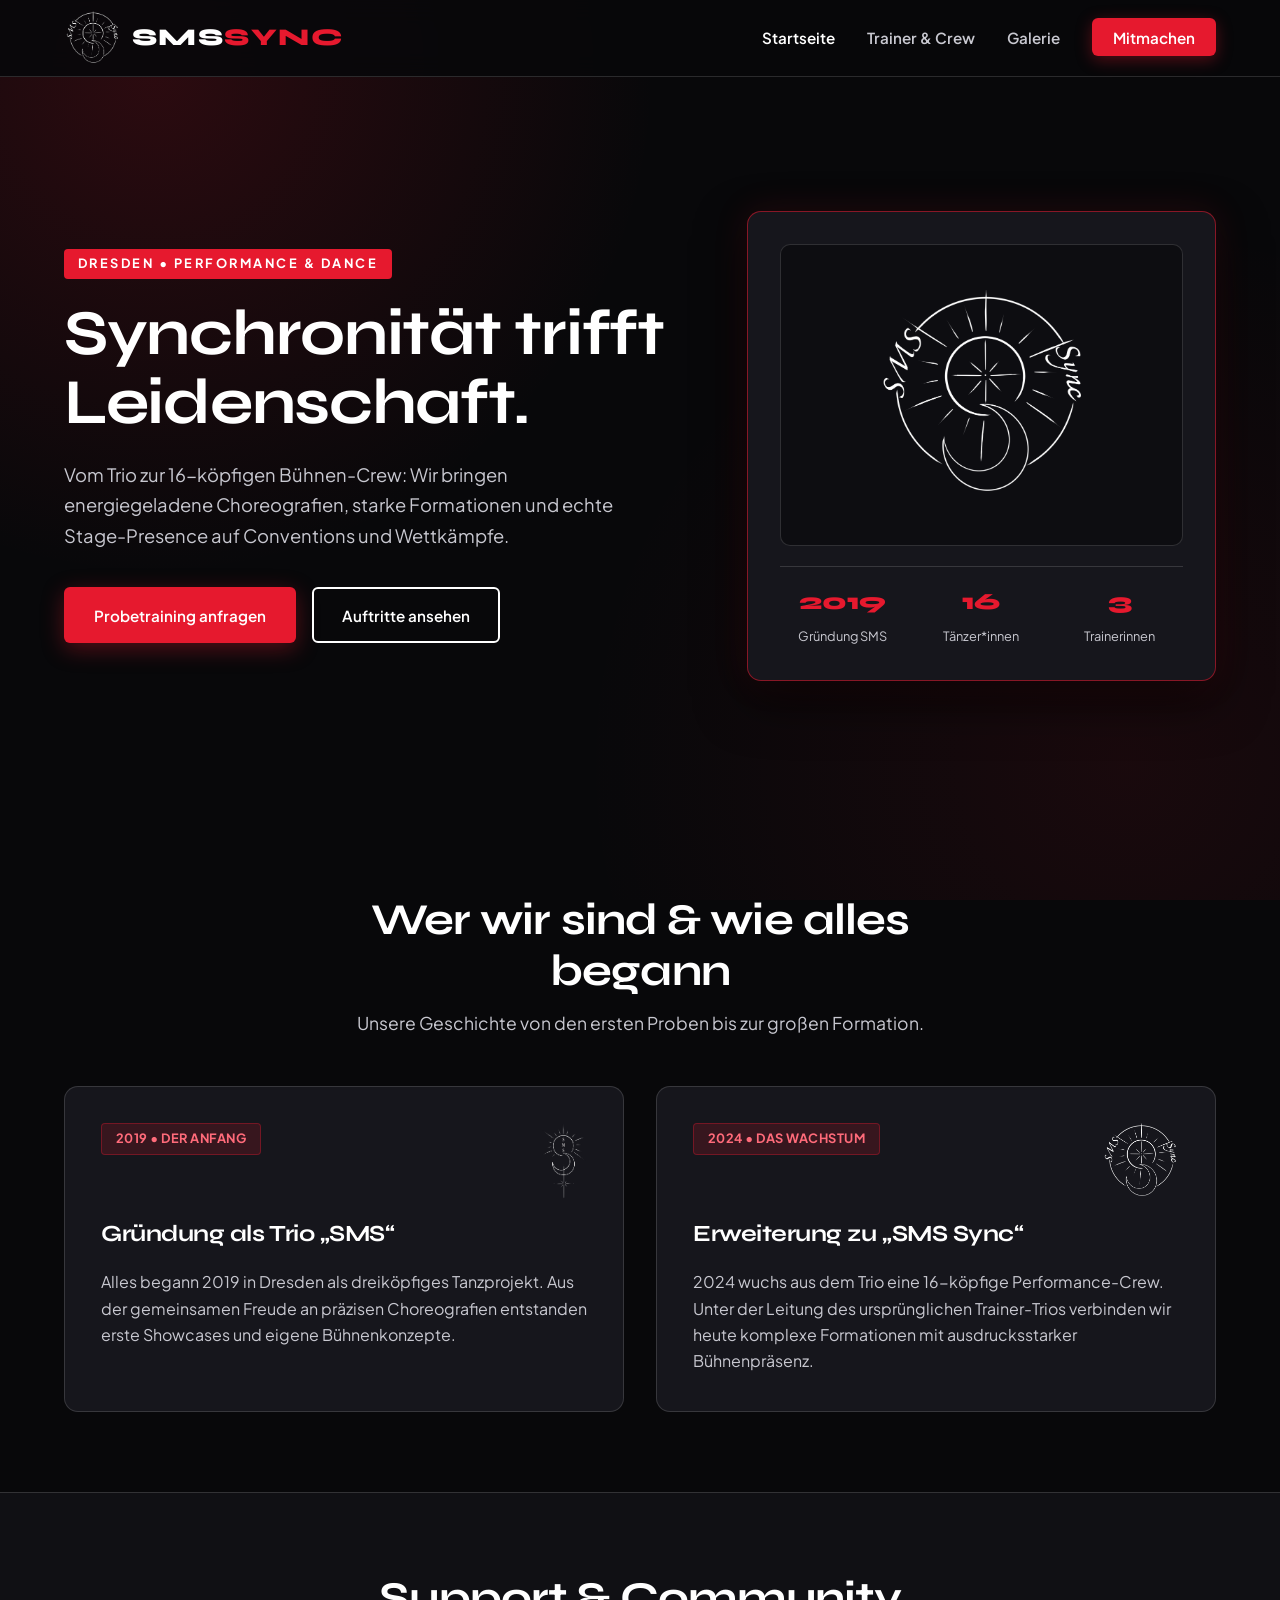
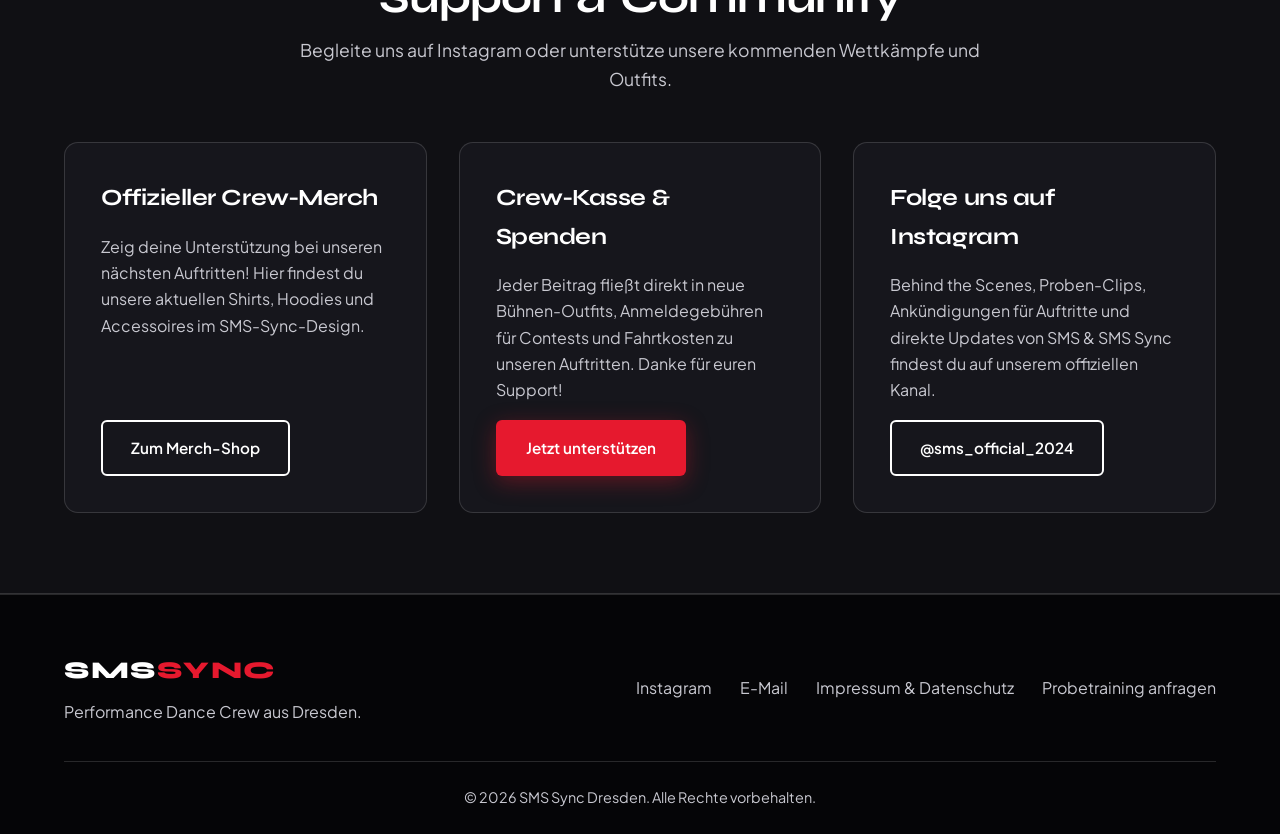
<file: index.html>
<!DOCTYPE html>
<html lang="de">
<head>
    <meta charset="UTF-8">
    <meta name="viewport" content="width=device-width, initial-scale=1.0">
    <title>SMS Sync | Performance Dance Crew Dresden</title>
    <link rel="stylesheet" href="css/style.css">
    <script src="js/main.js" defer></script>
</head>
<body>

    <header class="site-header">
        <nav class="navbar container" aria-label="Hauptnavigation">
            <a href="index.html" class="brand-link">
                <img src="assets/images/logo-sms-sync.png" alt="SMS Sync Logo" class="nav-logo-img">
                <span class="brand-logo">SMS<span>SYNC</span></span>
            </a>
            
            <button class="menu-toggle" aria-expanded="false" aria-controls="primary-navigation" aria-label="Menü öffnen">
                <span class="hamburger-bar"></span>
                <span class="hamburger-bar"></span>
                <span class="hamburger-bar"></span>
            </button>

            <ul id="primary-navigation" class="nav-list">
                <li><a href="index.html" class="nav-link active" aria-current="page">Startseite</a></li>
                <li><a href="team.html" class="nav-link">Trainer & Crew</a></li>
                <li><a href="galerie.html" class="nav-link">Galerie</a></li>
                <li><a href="mitmachen.html" class="nav-link btn-nav">Mitmachen</a></li>
            </ul>
        </nav>
    </header>

    <main>
        <!-- Hero-Bereich -->
        <section class="hero-section">
            <div class="container hero-grid">
                <div class="hero-content">
                    <span class="eyebrow">Dresden • Performance & Dance</span>
                    <h1>Synchronität trifft Leidenschaft.</h1>
                    <p class="hero-subtitle">
                        Vom Trio zur 16-köpfigen Bühnen-Crew: Wir bringen energiegeladene Choreografien, starke Formationen und echte Stage-Presence auf Conventions und Wettkämpfe.
                    </p>
                    <div class="hero-actions">
                        <a href="mitmachen.html" class="btn btn-primary">Probetraining anfragen</a>
                        <a href="galerie.html" class="btn btn-secondary">Auftritte ansehen</a>
                    </div>
                </div>

                <aside class="hero-visual-card" aria-label="Crew-Highlights">
                    <div class="hero-visual-frame">
                        <!-- Sobald ihr ein Gruppenfoto habt, ersetzt ihr das Logo hier einfach durch:
                        <img src="assets/images/hero-crew.webp" alt="Gruppenfoto der Tanzcrew SMS Sync auf der Bühne" class="hero-photo"> -->
                        <img src="assets/images/logo-sms-sync.png" alt="Offizielles Logo der Tanzcrew SMS Sync" class="hero-logo-preview">
                    </div>
                    <div class="hero-stats">
                        <div>
                            <span class="stat-number">2019</span>
                            <span class="stat-label">Gründung SMS</span>
                        </div>
                        <div>
                            <span class="stat-number">16</span>
                            <span class="stat-label">Tänzer*innen</span>
                        </div>
                        <div>
                            <span class="stat-number">3</span>
                            <span class="stat-label">Trainerinnen</span>
                        </div>
                    </div>
                </aside>
            </div>
        </section>

        <!-- Über uns & Entstehung -->
        <section id="ueber-uns" class="section-padding">
            <div class="container">
                <header class="section-header">
                    <h2>Wer wir sind & wie alles begann</h2>
                    <p>Unsere Geschichte von den ersten Proben bis zur großen Formation.</p>
                </header>

                <div class="story-grid">
                    <article class="card">
                        <div class="card-logo-header">
                            <span class="badge">2019 • Der Anfang</span>
                            <img src="assets/images/logo-sms.png" alt="Logo des Tanz-Trios SMS" class="story-logo">
                        </div>
                        <h3>Gründung als Trio „SMS“</h3>
                        <p>
                            Alles begann 2019 in Dresden als dreiköpfiges Tanzprojekt. Aus der gemeinsamen Freude an präzisen Choreografien entstanden erste Showcases und eigene Bühnenkonzepte.
                        </p>
                    </article>

                    <article class="card">
                        <div class="card-logo-header">
                            <span class="badge">2024 • Das Wachstum</span>
                            <img src="assets/images/logo-sms-sync.png" alt="Logo der Tanzcrew SMS Sync" class="story-logo">
                        </div>
                        <h3>Erweiterung zu „SMS Sync“</h3>
                        <p>
                            2024 wuchs aus dem Trio eine 16-köpfige Performance-Crew. Unter der Leitung des ursprünglichen Trainer-Trios verbinden wir heute komplexe Formationen mit ausdrucksstarker Bühnenpräsenz.
                        </p>
                    </article>
                </div>
            </div>
        </section>

        <!-- Merch, Spenden & Socials -->
        <section class="section-padding section-alt">
            <div class="container">
                <header class="section-header">
                    <h2>Support & Community</h2>
                    <p>Begleite uns auf Instagram oder unterstütze unsere kommenden Wettkämpfe und Outfits.</p>
                </header>

                <div class="support-grid">
                    <article class="card support-card">
                        <h3>Offizieller Crew-Merch</h3>
                        <p>
                            Zeig deine Unterstützung bei unseren nächsten Auftritten! Hier findest du unsere aktuellen Shirts, Hoodies und Accessoires im SMS-Sync-Design.
                        </p>
                        <a href="https://sms-danceshop.myspreadshop.de/" target="_blank" rel="noopener noreferrer" class="btn btn-secondary">
                            Zum Merch-Shop
                        </a>
                    </article>

                    <article class="card support-card">
                        <h3>Crew-Kasse & Spenden</h3>
                        <p>
                            Jeder Beitrag fließt direkt in neue Bühnen-Outfits, Anmeldegebühren für Contests und Fahrtkosten zu unseren Auftritten. Danke für euren Support!
                        </p>
                        <a href="https://paypal.me/beispiel" target="_blank" rel="noopener noreferrer" class="btn btn-primary">
                            Jetzt unterstützen
                        </a>
                    </article>

                    <article class="card support-card">
                        <h3>Folge uns auf Instagram</h3>
                        <p>
                            Behind the Scenes, Proben-Clips, Ankündigungen für Auftritte und direkte Updates von SMS & SMS Sync findest du auf unserem offiziellen Kanal.
                        </p>
                        <a href="https://www.instagram.com/sms_official_2024" target="_blank" rel="noopener noreferrer" class="btn btn-secondary">
                            @sms_official_2024
                        </a>
                    </article>
                </div>
            </div>
        </section>
    </main>

    <footer class="site-footer">
        <div class="container footer-grid">
            <div>
                <p class="brand-logo">SMS<span>SYNC</span></p>
                <p class="footer-text">Performance Dance Crew aus Dresden.</p>
            </div>
            <nav aria-label="Footer-Navigation">
                <ul class="footer-links">
                    <li><a href="https://www.instagram.com/sms_official_2024" target="_blank" rel="noopener noreferrer">Instagram</a></li>
                    <li><a href="mailto:mail.sms.offical2024@gmx.de">E-Mail</a></li>
                    <li><a href="impressum.html">Impressum & Datenschutz</a></li>
                    <li><a href="mitmachen.html">Probetraining anfragen</a></li>
                </ul>
            </nav>
        </div>
        <div class="container footer-bottom">
            <p>© 2026 SMS Sync Dresden. Alle Rechte vorbehalten.</p>
        </div>
    </footer>

</body>
</html>
</file>
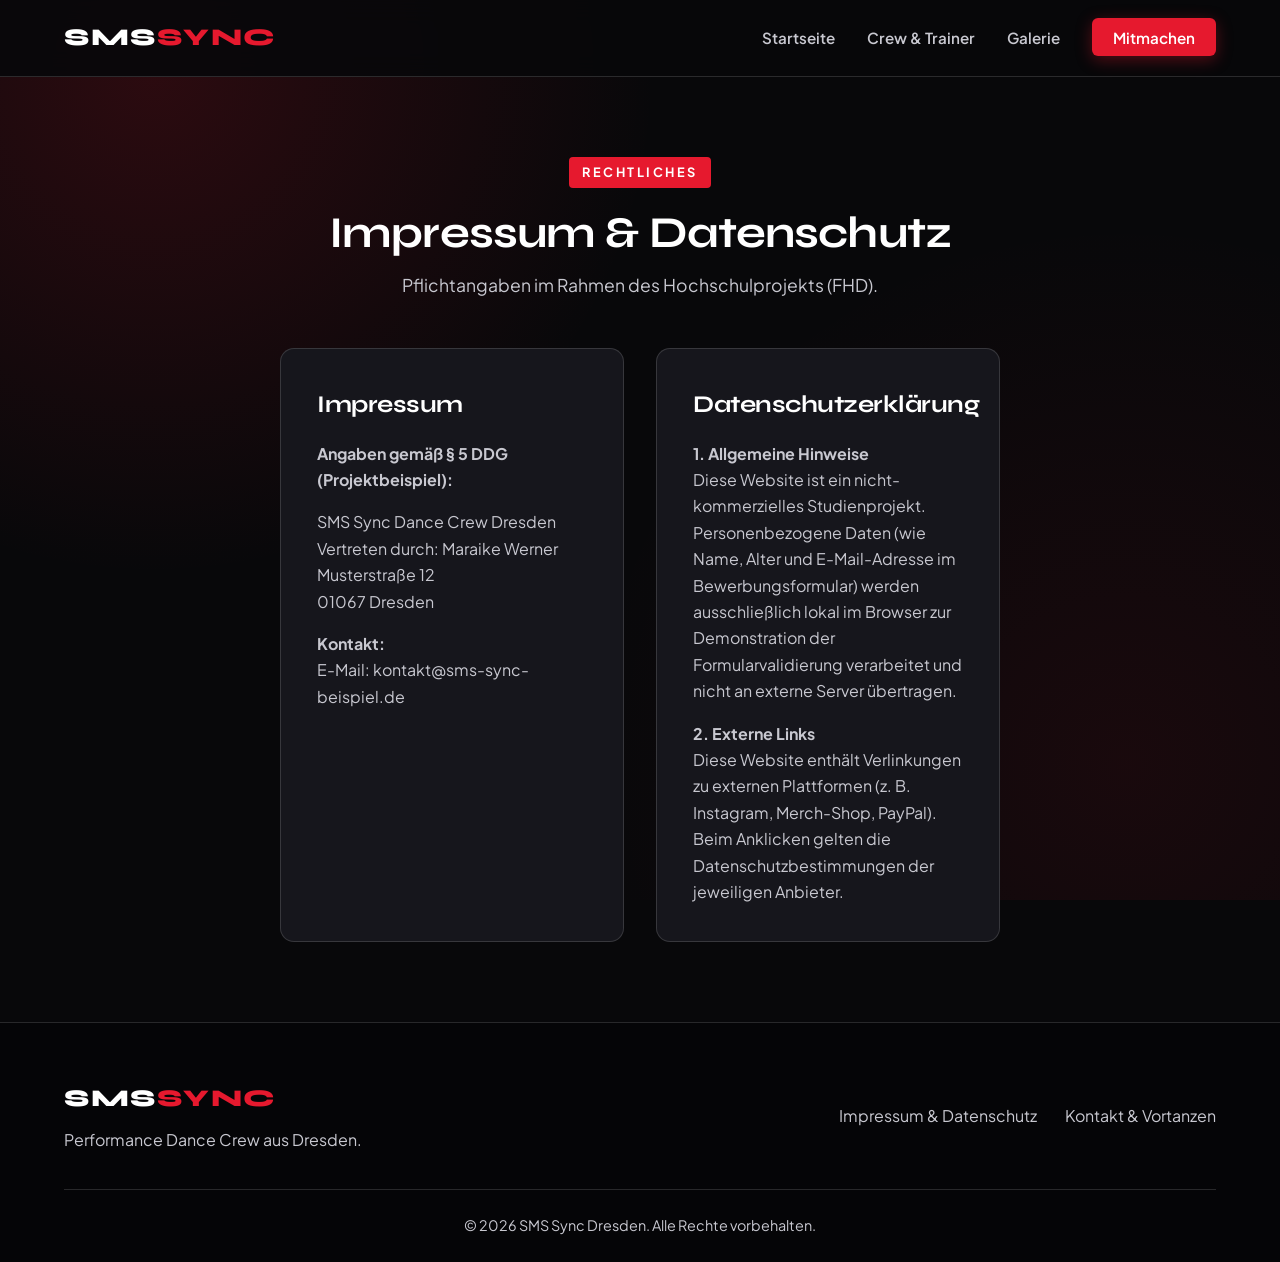
<file: impressum.html>
<!DOCTYPE html>
<html lang="de">
<head>
    <meta charset="UTF-8">
    <meta name="viewport" content="width=device-width, initial-scale=1.0">
    <title>Impressum & Datenschutz | SMS Sync Dresden</title>
    <link rel="stylesheet" href="css/style.css">
    <script src="js/main.js" defer></script>
</head>
<body>

    <header class="site-header">
        <nav class="navbar container" aria-label="Hauptnavigation">
            <a href="index.html" class="brand-logo">SMS<span>SYNC</span></a>
            
            <button class="menu-toggle" aria-expanded="false" aria-controls="primary-navigation" aria-label="Menü öffnen">
                <span class="hamburger-bar"></span>
                <span class="hamburger-bar"></span>
                <span class="hamburger-bar"></span>
            </button>

            <ul id="primary-navigation" class="nav-list">
                <li><a href="index.html" class="nav-link">Startseite</a></li>
                <li><a href="team.html" class="nav-link">Crew & Trainer</a></li>
                <li><a href="galerie.html" class="nav-link">Galerie</a></li>
                <li><a href="mitmachen.html" class="nav-link btn-nav">Mitmachen</a></li>
            </ul>
        </nav>
    </header>

    <main>
        <section class="section-padding">
            <div class="container form-container">
                <header class="section-header">
                    <span class="eyebrow">Rechtliches</span>
                    <h1>Impressum & Datenschutz</h1>
                    <p>Pflichtangaben im Rahmen des Hochschulprojekts (FHD).</p>
                </header>

                <div class="story-grid">
                    <article class="card">
                        <h2>Impressum</h2>
                        <p><strong>Angaben gemäß § 5 DDG (Projektbeispiel):</strong></p>
                        <p>
                            SMS Sync Dance Crew Dresden<br>
                            Vertreten durch: Maraike Werner<br>
                            Musterstraße 12<br>
                            01067 Dresden
                        </p>
                        <p>
                            <strong>Kontakt:</strong><br>
                            E-Mail: kontakt@sms-sync-beispiel.de
                        </p>
                    </article>

                    <article class="card">
                        <h2>Datenschutzerklärung</h2>
                        <p><strong>1. Allgemeine Hinweise</strong><br>
                        Diese Website ist ein nicht-kommerzielles Studienprojekt. Personenbezogene Daten (wie Name, Alter und E-Mail-Adresse im Bewerbungsformular) werden ausschließlich lokal im Browser zur Demonstration der Formularvalidierung verarbeitet und nicht an externe Server übertragen.</p>
                        <p><strong>2. Externe Links</strong><br>
                        Diese Website enthält Verlinkungen zu externen Plattformen (z. B. Instagram, Merch-Shop, PayPal). Beim Anklicken gelten die Datenschutzbestimmungen der jeweiligen Anbieter.</p>
                    </article>
                </div>
            </div>
        </section>
    </main>

    <footer class="site-footer">
        <div class="container footer-grid">
            <div>
                <p class="brand-logo">SMS<span>SYNC</span></p>
                <p class="footer-text">Performance Dance Crew aus Dresden.</p>
            </div>
            <nav aria-label="Footer-Navigation">
                <ul class="footer-links">
                    <li><a href="impressum.html">Impressum & Datenschutz</a></li>
                    <li><a href="mitmachen.html">Kontakt & Vortanzen</a></li>
                </ul>
            </nav>
        </div>
        <div class="container footer-bottom">
            <p>© 2026 SMS Sync Dresden. Alle Rechte vorbehalten.</p>
        </div>
    </footer>

</body>
</html>
</file>
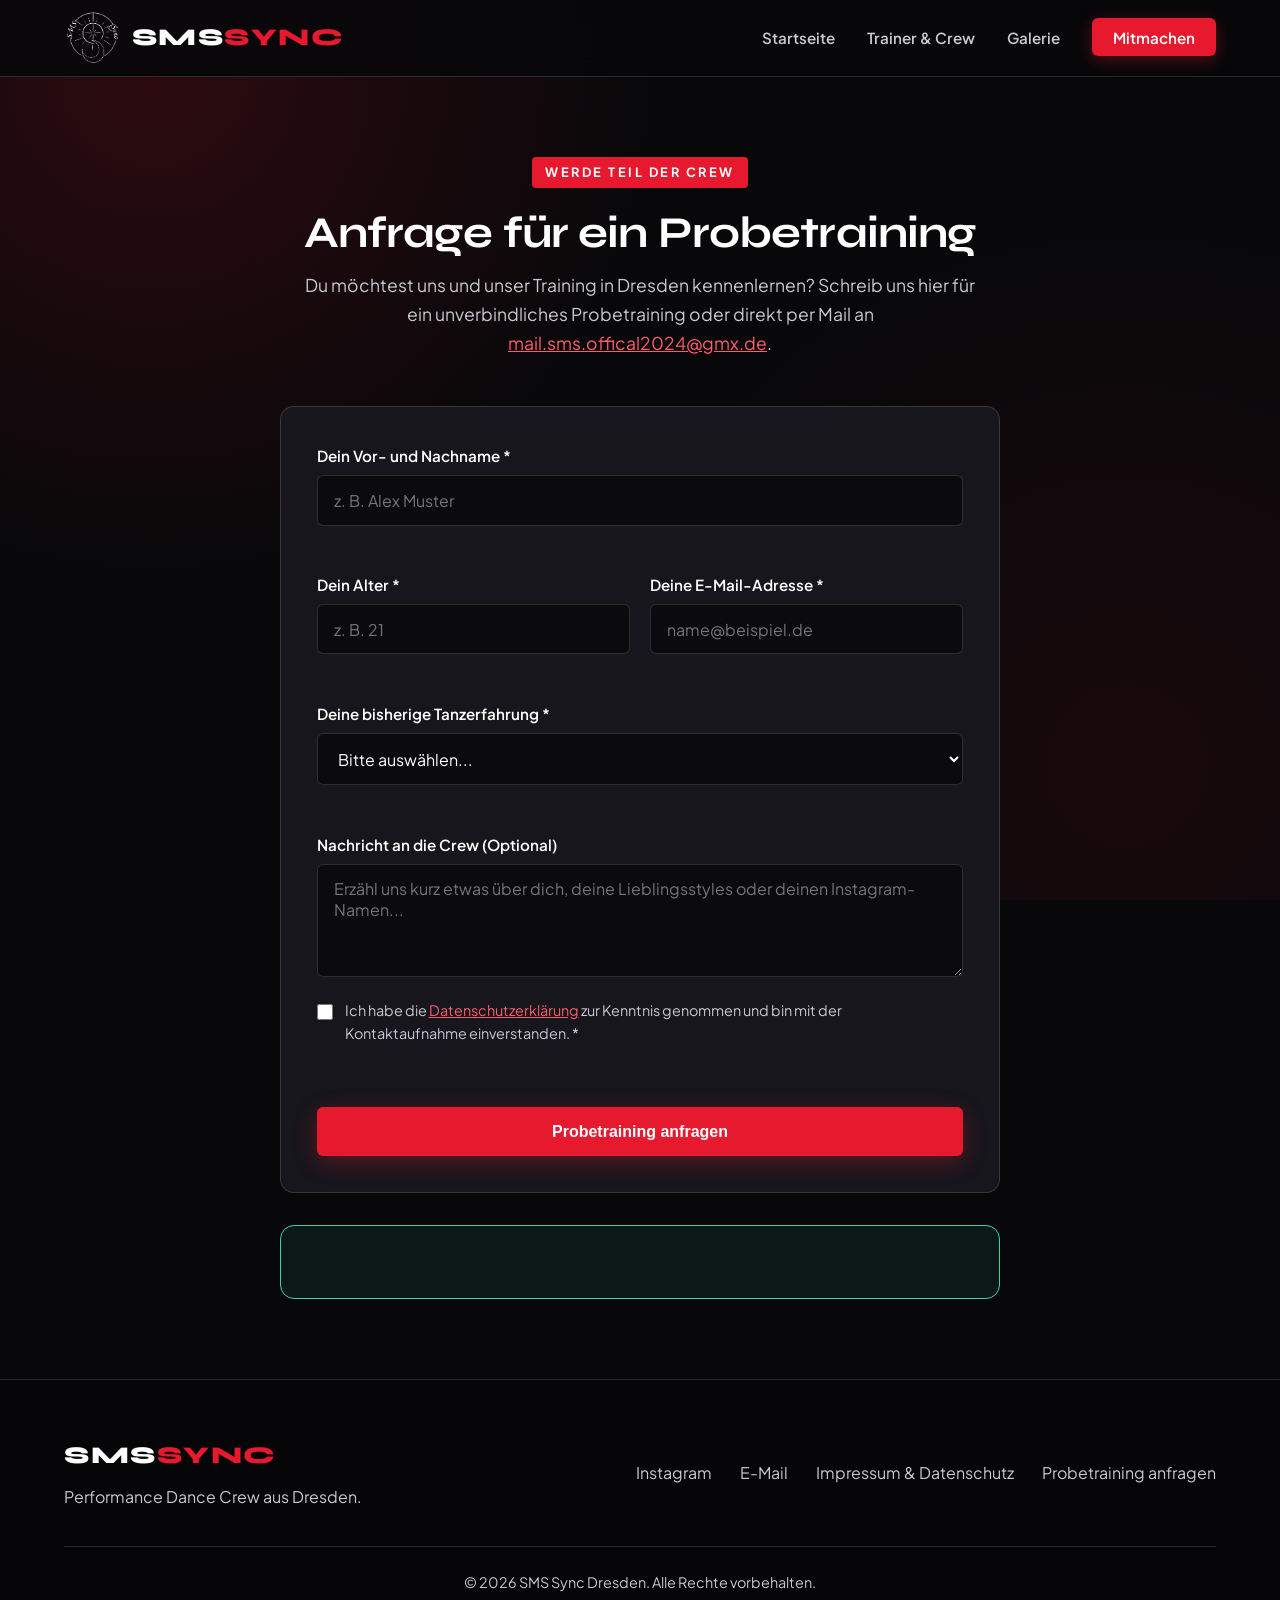
<file: mitmachen.html>
<!DOCTYPE html>
<html lang="de">
<head>
    <meta charset="UTF-8">
    <meta name="viewport" content="width=device-width, initial-scale=1.0">
    <title>Probetraining anfragen | SMS Sync Dresden</title>
    <link rel="stylesheet" href="css/style.css">
    <script src="js/main.js" defer></script>
</head>
<body>

    <header class="site-header">
        <nav class="navbar container" aria-label="Hauptnavigation">
            <a href="index.html" class="brand-link">
                <img src="assets/images/logo-sms-sync.png" alt="SMS Sync Logo" class="nav-logo-img">
                <span class="brand-logo">SMS<span>SYNC</span></span>
            </a>
            
            <button class="menu-toggle" aria-expanded="false" aria-controls="primary-navigation" aria-label="Menü öffnen">
                <span class="hamburger-bar"></span>
                <span class="hamburger-bar"></span>
                <span class="hamburger-bar"></span>
            </button>

            <ul id="primary-navigation" class="nav-list">
                <li><a href="index.html" class="nav-link">Startseite</a></li>
                <li><a href="team.html" class="nav-link">Trainer & Crew</a></li>
                <li><a href="galerie.html" class="nav-link">Galerie</a></li>
                <li><a href="mitmachen.html" class="nav-link btn-nav active" aria-current="page">Mitmachen</a></li>
            </ul>
        </nav>
    </header>

    <main>
        <section class="section-padding">
            <div class="container form-container">
                <header class="section-header">
                    <span class="eyebrow">Werde Teil der Crew</span>
                    <h1>Anfrage für ein Probetraining</h1>
                    <p>
                        Du möchtest uns und unser Training in Dresden kennenlernen? Schreib uns hier für ein unverbindliches Probetraining oder direkt per Mail an
                        <a href="mailto:mail.sms.offical2024@gmx.de" class="inline-link">mail.sms.offical2024@gmx.de</a>.
                    </p>
                </header>

                <form id="join-form" class="card join-form" data-crew-email="mail.sms.offical2024@gmx.de" novalidate>
                    <div class="form-group">
                        <label for="applicant-name">Dein Vor- und Nachname *</label>
                        <input type="text" id="applicant-name" name="applicantName" placeholder="z. B. Alex Muster" aria-describedby="error-name" required>
                        <span id="error-name" class="error-message" aria-live="polite"></span>
                    </div>

                    <div class="form-row">
                        <div class="form-group">
                            <label for="applicant-age">Dein Alter *</label>
                            <input type="number" id="applicant-age" name="applicantAge" min="12" max="99" placeholder="z. B. 21" aria-describedby="error-age" required>
                            <span id="error-age" class="error-message" aria-live="polite"></span>
                        </div>

                        <div class="form-group">
                            <label for="applicant-email">Deine E-Mail-Adresse *</label>
                            <input type="email" id="applicant-email" name="applicantEmail" placeholder="name@beispiel.de" aria-describedby="error-email" required>
                            <span id="error-email" class="error-message" aria-live="polite"></span>
                        </div>
                    </div>

                    <div class="form-group">
                        <label for="dance-experience">Deine bisherige Tanzerfahrung *</label>
                        <select id="dance-experience" name="danceExperience" aria-describedby="error-experience" required>
                            <option value="">Bitte auswählen...</option>
                            <option value="Einsteiger (noch keine Bühnenerfahrung)">Einsteiger (noch keine Bühnenerfahrung)</option>
                            <option value="Fortgeschritten (1–3 Jahre Tanzerfahrung)">Fortgeschritten (1–3 Jahre Tanzerfahrung)</option>
                            <option value="Erfahren (mehr als 3 Jahre / Crew-Erfahrung)">Erfahren (mehr als 3 Jahre / Crew-Erfahrung)</option>
                        </select>
                        <span id="error-experience" class="error-message" aria-live="polite"></span>
                    </div>

                    <div class="form-group">
                        <label for="applicant-message">Nachricht an die Crew (Optional)</label>
                        <textarea id="applicant-message" name="applicantMessage" rows="4" placeholder="Erzähl uns kurz etwas über dich, deine Lieblingsstyles oder deinen Instagram-Namen..."></textarea>
                    </div>

                    <div class="form-group checkbox-group">
                        <input type="checkbox" id="privacy-consent" name="privacyConsent" aria-describedby="error-consent" required>
                        <label for="privacy-consent">
                            Ich habe die <a href="impressum.html" class="inline-link">Datenschutzerklärung</a> zur Kenntnis genommen und bin mit der Kontaktaufnahme einverstanden. *
                        </label>
                    </div>
                    <span id="error-consent" class="error-message" aria-live="polite"></span>

                    <button type="submit" class="btn btn-primary btn-full">Probetraining anfragen</button>
                </form>

                <!-- Dynamische Erfolgs- und Zusammenfassungsbox -->
                <div id="form-result" class="card result-box" hidden aria-live="polite"></div>
            </div>
        </section>
    </main>

    <footer class="site-footer">
        <div class="container footer-grid">
            <div>
                <p class="brand-logo">SMS<span>SYNC</span></p>
                <p class="footer-text">Performance Dance Crew aus Dresden.</p>
            </div>
            <nav aria-label="Footer-Navigation">
                <ul class="footer-links">
                    <li><a href="https://www.instagram.com/sms_official_2024" target="_blank" rel="noopener noreferrer">Instagram</a></li>
                    <li><a href="mailto:mail.sms.offical2024@gmx.de">E-Mail</a></li>
                    <li><a href="impressum.html">Impressum & Datenschutz</a></li>
                    <li><a href="mitmachen.html">Probetraining anfragen</a></li>
                </ul>
            </nav>
        </div>
        <div class="container footer-bottom">
            <p>© 2026 SMS Sync Dresden. Alle Rechte vorbehalten.</p>
        </div>
    </footer>

</body>
</html>
</file>
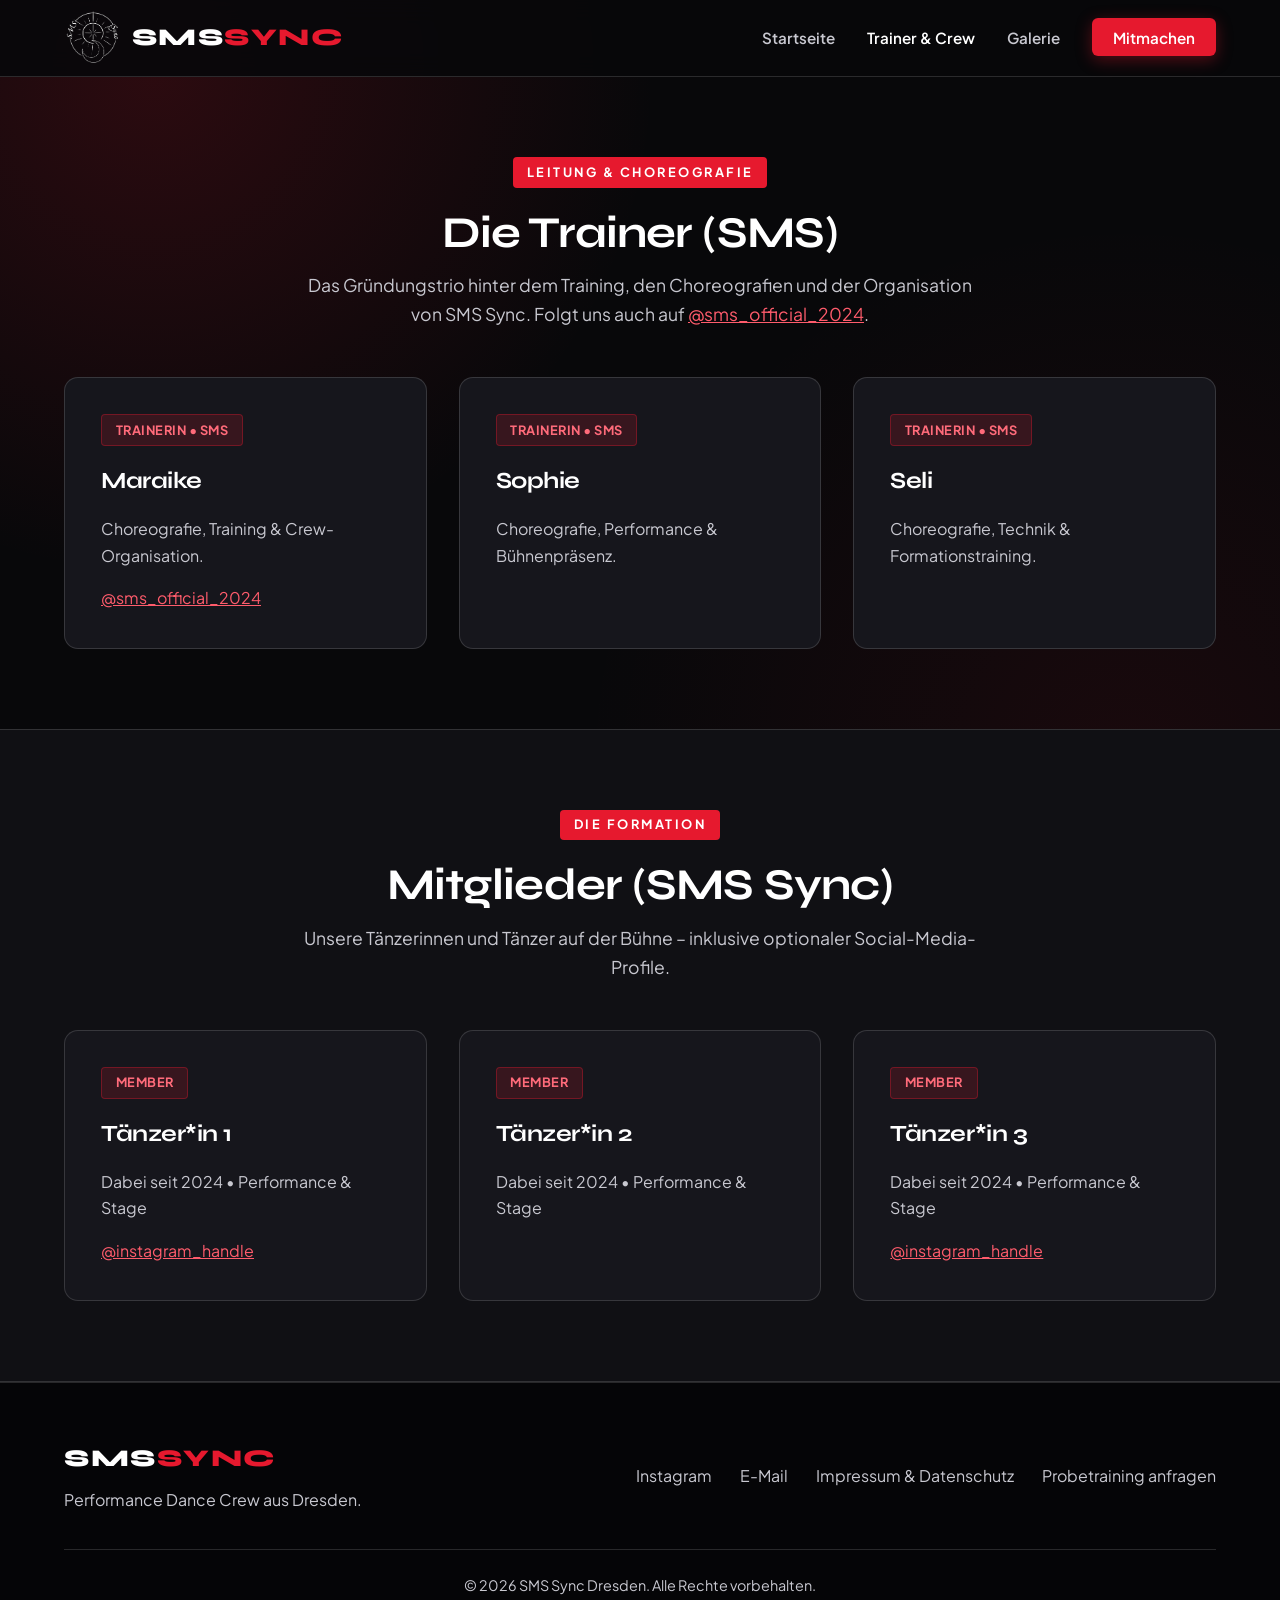
<file: team.html>
<!DOCTYPE html>
<html lang="de">
<head>
    <meta charset="UTF-8">
    <meta name="viewport" content="width=device-width, initial-scale=1.0">
    <title>Trainer & Crew | SMS Sync Dresden</title>
    <link rel="stylesheet" href="css/style.css">
    <script src="js/main.js" defer></script>
</head>
<body>

    <header class="site-header">
        <nav class="navbar container" aria-label="Hauptnavigation">
            <a href="index.html" class="brand-link">
                <img src="assets/images/logo-sms-sync.png" alt="SMS Sync Logo" class="nav-logo-img">
                <span class="brand-logo">SMS<span>SYNC</span></span>
            </a>
            
            <button class="menu-toggle" aria-expanded="false" aria-controls="primary-navigation" aria-label="Menü öffnen">
                <span class="hamburger-bar"></span>
                <span class="hamburger-bar"></span>
                <span class="hamburger-bar"></span>
            </button>

            <ul id="primary-navigation" class="nav-list">
                <li><a href="index.html" class="nav-link">Startseite</a></li>
                <li><a href="team.html" class="nav-link active" aria-current="page">Trainer & Crew</a></li>
                <li><a href="galerie.html" class="nav-link">Galerie</a></li>
                <li><a href="mitmachen.html" class="nav-link btn-nav">Mitmachen</a></li>
            </ul>
        </nav>
    </header>

    <main>
        <!-- Trainer-Trio (SMS) -->
        <section class="section-padding">
            <div class="container">
                <header class="section-header">
                    <span class="eyebrow">Leitung & Choreografie</span>
                    <h1>Die Trainer (SMS)</h1>
                    <p>
                        Das Gründungstrio hinter dem Training, den Choreografien und der Organisation von SMS Sync.
                        Folgt uns auch auf <a href="https://www.instagram.com/sms_official_2024" target="_blank" rel="noopener noreferrer" class="inline-link">@sms_official_2024</a>.
                    </p>
                </header>

                <div class="story-grid">
                    <article class="card">
                        <span class="badge">Trainerin • SMS</span>
                        <h3>Maraike</h3>
                        <p>Choreografie, Training & Crew-Organisation.</p>
                        <a href="https://www.instagram.com/sms_official_2024" target="_blank" rel="noopener noreferrer" class="inline-link">@sms_official_2024</a>
                    </article>

                    <article class="card">
                        <span class="badge">Trainerin • SMS</span>
                        <h3>Sophie</h3>
                        <p>Choreografie, Performance & Bühnenpräsenz.</p>
                        <!-- Bei Wunsch eigenen Insta-Link ergänzen:
                        <a href="https://www.instagram.com/DEIN_HANDLE" target="_blank" rel="noopener noreferrer" class="inline-link">@handle</a> -->
                    </article>

                    <article class="card">
                        <span class="badge">Trainerin • SMS</span>
                        <h3>Seli</h3>
                        <p>Choreografie, Technik & Formationstraining.</p>
                        <!-- Bei Wunsch eigenen Insta-Link ergänzen -->
                    </article>
                </div>
            </div>
        </section>

        <!-- Mitglieder (SMS Sync) -->
        <section class="section-padding section-alt">
            <div class="container">
                <header class="section-header">
                    <span class="eyebrow">Die Formation</span>
                    <h2>Mitglieder (SMS Sync)</h2>
                    <p>Unsere Tänzerinnen und Tänzer auf der Bühne – inklusive optionaler Social-Media-Profile.</p>
                </header>

                <div class="story-grid">
                    <article class="card">
                        <span class="badge">Member</span>
                        <h3>Tänzer*in 1</h3>
                        <p>Dabei seit 2024 • Performance & Stage</p>
                        <a href="https://www.instagram.com/sms_official_2024" target="_blank" rel="noopener noreferrer" class="inline-link">@instagram_handle</a>
                    </article>

                    <article class="card">
                        <span class="badge">Member</span>
                        <h3>Tänzer*in 2</h3>
                        <p>Dabei seit 2024 • Performance & Stage</p>
                        <!-- Kein Insta-Link hinterlegt -->
                    </article>

                    <article class="card">
                        <span class="badge">Member</span>
                        <h3>Tänzer*in 3</h3>
                        <p>Dabei seit 2024 • Performance & Stage</p>
                        <a href="https://www.instagram.com/sms_official_2024" target="_blank" rel="noopener noreferrer" class="inline-link">@instagram_handle</a>
                    </article>
                </div>
            </div>
        </section>
    </main>

    <footer class="site-footer">
        <div class="container footer-grid">
            <div>
                <p class="brand-logo">SMS<span>SYNC</span></p>
                <p class="footer-text">Performance Dance Crew aus Dresden.</p>
            </div>
            <nav aria-label="Footer-Navigation">
                <ul class="footer-links">
                    <li><a href="https://www.instagram.com/sms_official_2024" target="_blank" rel="noopener noreferrer">Instagram</a></li>
                    <li><a href="mailto:mail.sms.offical2024@gmx.de">E-Mail</a></li>
                    <li><a href="impressum.html">Impressum & Datenschutz</a></li>
                    <li><a href="mitmachen.html">Probetraining anfragen</a></li>
                </ul>
            </nav>
        </div>
        <div class="container footer-bottom">
            <p>© 2026 SMS Sync Dresden. Alle Rechte vorbehalten.</p>
        </div>
    </footer>

</body>
</html>
</file>
<file: css/style.css>
/* ==========================================================================
   1. Google Fonts & Crew-Farbwelt (Schwarz / Weiß / Rot)
   ========================================================================== */
@import url('https://fonts.googleapis.com/css2?family=Plus+Jakarta+Sans:wght@400;500;600;700&family=Syne:wght@700;800&display=swap');

:root {
    --color-bg: #08080a;
    --color-bg-alt: #101014;
    --color-surface: #16161c;
    --color-text: #ffffff;
    --color-text-muted: #c8c8d0;
    --color-accent: #e6192e;         /* Crew-Rot */
    --color-accent-hover: #ff293f;
    --color-border: rgba(255, 255, 255, 0.14);
    --color-border-red: rgba(230, 25, 46, 0.55);

    --font-display: 'Syne', sans-serif;
    --font-sans: 'Plus Jakarta Sans', -apple-system, BlinkMacSystemFont, sans-serif;
    --radius-lg: 14px;
    --radius-md: 10px;
    --radius-sm: 6px;
    --container-max: 1160px;
    --transition-smooth: 0.25s cubic-bezier(0.25, 0.8, 0.25, 1);
}

*,
*::before,
*::after {
    box-sizing: border-box;
    margin: 0;
    padding: 0;
}

html {
    scroll-behavior: smooth;
    font-size: 16px;
}

body {
    font-family: var(--font-sans);
    background-color: var(--color-bg);
    background-image:
        radial-gradient(circle at 12% 8%, rgba(230, 25, 46, 0.16), transparent 36%),
        radial-gradient(circle at 88% 85%, rgba(230, 25, 46, 0.08), transparent 40%);
    background-attachment: fixed;
    color: var(--color-text);
    line-height: 1.65;
}

:focus-visible {
    outline: 3px solid var(--color-accent);
    outline-offset: 3px;
}

img {
    max-width: 100%;
    display: block;
}

h1, h2, h3, .brand-logo {
    font-family: var(--font-display);
    letter-spacing: -0.02em;
}

.container {
    width: 90%;
    max-width: var(--container-max);
    margin-inline: auto;
}

.section-padding {
    padding-block: 5rem;
}

.section-alt {
    background-color: var(--color-bg-alt);
    border-block: 1px solid var(--color-border);
}

.section-header {
    text-align: center;
    max-width: 680px;
    margin: 0 auto 3rem auto;
}

.section-header h1,
.section-header h2 {
    font-size: clamp(2rem, 4vw, 2.75rem);
    margin-bottom: 0.8rem;
    line-height: 1.15;
}

.section-header p {
    color: var(--color-text-muted);
    font-size: 1.1rem;
}

/* ==========================================================================
   2. Header, Logo & Navigation
   ========================================================================== */
.site-header {
    background-color: rgba(8, 8, 10, 0.92);
    backdrop-filter: blur(12px);
    border-bottom: 1px solid var(--color-border);
    position: sticky;
    top: 0;
    z-index: 1000;
}

.navbar {
    display: flex;
    justify-content: space-between;
    align-items: center;
    min-height: 4.75rem;
}

.brand-link {
    display: flex;
    align-items: center;
    gap: 0.75rem;
    text-decoration: none;
    color: var(--color-text);
}

.nav-logo-img {
    height: 42px;
    width: auto;
    object-fit: contain;
}

.brand-logo {
    font-size: 1.5rem;
    font-weight: 800;
    letter-spacing: 1.5px;
    color: var(--color-text);
    text-decoration: none;
}

.brand-logo span {
    color: var(--color-accent);
}

.nav-list {
    display: flex;
    list-style: none;
    gap: 2rem;
    align-items: center;
}

.nav-link {
    color: var(--color-text-muted);
    text-decoration: none;
    font-weight: 600;
    font-size: 0.95rem;
    transition: color var(--transition-smooth);
}

.nav-link:hover,
.nav-link.active {
    color: var(--color-text);
}

.btn-nav {
    background-color: var(--color-accent);
    color: #ffffff !important;
    padding: 0.6rem 1.3rem;
    border-radius: var(--radius-sm);
    box-shadow: 0 4px 16px rgba(230, 25, 46, 0.35);
}

.btn-nav:hover {
    background-color: var(--color-accent-hover);
    transform: translateY(-2px);
}

.menu-toggle {
    display: none;
    background: none;
    border: none;
    cursor: pointer;
    padding: 0.5rem;
}

.hamburger-bar {
    display: block;
    width: 26px;
    height: 3px;
    background-color: var(--color-text);
    margin: 5px 0;
    border-radius: 2px;
}

/* ==========================================================================
   3. Buttons & Hero-Bereich
   ========================================================================== */
.btn {
    display: inline-block;
    padding: 0.85rem 1.75rem;
    border-radius: var(--radius-sm);
    font-weight: 600;
    font-size: 0.95rem;
    text-decoration: none;
    cursor: pointer;
    border: 2px solid transparent;
    transition: all var(--transition-smooth);
}

.btn-primary {
    background-color: var(--color-accent);
    color: #ffffff;
    box-shadow: 0 6px 22px rgba(230, 25, 46, 0.35);
}

.btn-primary:hover {
    background-color: var(--color-accent-hover);
    transform: translateY(-2px);
    box-shadow: 0 10px 28px rgba(230, 25, 46, 0.5);
}

.btn-secondary {
    background-color: transparent;
    border-color: #ffffff;
    color: #ffffff;
}

.btn-secondary:hover {
    background-color: #ffffff;
    color: #08080a;
    transform: translateY(-2px);
}

.hero-section {
    min-height: 82vh;
    display: flex;
    align-items: center;
    padding-block: 4.5rem;
}

.hero-grid {
    display: grid;
    grid-template-columns: 1.15fr 0.85fr;
    gap: 3rem;
    align-items: center;
}

.eyebrow {
    display: inline-block;
    text-transform: uppercase;
    letter-spacing: 2.5px;
    font-size: 0.8rem;
    font-weight: 700;
    color: #ffffff;
    background-color: var(--color-accent);
    padding: 0.3rem 0.85rem;
    border-radius: 4px;
    margin-bottom: 1.25rem;
}

.hero-content h1 {
    font-size: clamp(2.5rem, 5vw, 4.2rem);
    line-height: 1.08;
    margin-bottom: 1.4rem;
}

.hero-subtitle {
    font-size: 1.15rem;
    color: var(--color-text-muted);
    margin-bottom: 2.25rem;
    max-width: 560px;
}

.hero-actions {
    display: flex;
    flex-wrap: wrap;
    gap: 1rem;
}

.hero-visual-card {
    background-color: var(--color-surface);
    border: 1px solid var(--color-border-red);
    border-radius: var(--radius-lg);
    padding: 2rem;
    box-shadow: 0 20px 50px rgba(0, 0, 0, 0.6), 0 0 35px rgba(230, 25, 46, 0.14);
}

.hero-visual-frame {
    aspect-ratio: 4 / 3;
    border-radius: var(--radius-md);
    background-color: #0d0d11;
    border: 1px solid var(--color-border);
    display: flex;
    flex-direction: column;
    align-items: center;
    justify-content: center;
    text-align: center;
    padding: 1.5rem;
    margin-bottom: 1.25rem;
    overflow: hidden;
}

.hero-visual-frame img.hero-photo {
    width: 100%;
    height: 100%;
    object-fit: cover;
    border-radius: var(--radius-sm);
}

.hero-visual-frame img.hero-logo-preview {
    max-height: 140px;
    width: auto;
    object-fit: contain;
}

.hero-stats {
    display: grid;
    grid-template-columns: repeat(3, 1fr);
    gap: 0.75rem;
    text-align: center;
    padding-top: 1rem;
    border-top: 1px solid var(--color-border);
}

.stat-number {
    display: block;
    font-family: var(--font-display);
    font-size: 1.45rem;
    font-weight: 800;
    color: var(--color-accent);
}

.stat-label {
    font-size: 0.8rem;
    color: var(--color-text-muted);
}

/* ==========================================================================
   4. Cards, Logos & Story-Bereich
   ========================================================================== */
.story-grid,
.support-grid {
    display: grid;
    grid-template-columns: repeat(auto-fit, minmax(300px, 1fr));
    gap: 2rem;
}

.card {
    background-color: var(--color-surface);
    padding: 2.25rem;
    border-radius: var(--radius-lg);
    border: 1px solid var(--color-border);
    display: flex;
    flex-direction: column;
    gap: 1rem;
    transition: transform var(--transition-smooth), border-color var(--transition-smooth);
}

.card:hover {
    transform: translateY(-4px);
    border-color: var(--color-border-red);
}

.card-logo-header {
    display: flex;
    align-items: center;
    justify-content: space-between;
    gap: 1rem;
}

.story-logo {
    height: 48px;
    width: auto;
    object-fit: contain;
}

.badge {
    align-self: flex-start;
    background-color: rgba(230, 25, 46, 0.16);
    color: #ff6b7a;
    border: 1px solid rgba(230, 25, 46, 0.35);
    padding: 0.28rem 0.85rem;
    border-radius: 4px;
    font-size: 0.8rem;
    font-weight: 700;
    letter-spacing: 0.5px;
    text-transform: uppercase;
}

.card h3 {
    font-size: 1.45rem;
}

.card p {
    color: var(--color-text-muted);
}

.support-card .btn {
    margin-top: auto;
    align-self: flex-start;
}

/* ==========================================================================
   5. Interaktive Galerie & Filter-Buttons
   ========================================================================== */
.filter-bar {
    display: flex;
    flex-wrap: wrap;
    justify-content: center;
    gap: 0.75rem;
    margin-bottom: 2.5rem;
}

.filter-btn {
    background-color: var(--color-surface);
    color: var(--color-text-muted);
    border: 1px solid var(--color-border);
    padding: 0.6rem 1.35rem;
    border-radius: 50px;
    font-family: inherit;
    font-size: 0.95rem;
    font-weight: 600;
    cursor: pointer;
    transition: all var(--transition-smooth);
}

.filter-btn:hover {
    border-color: #ffffff;
    color: #ffffff;
}

.filter-btn.active {
    background-color: var(--color-accent);
    border-color: var(--color-accent);
    color: #ffffff;
}

.gallery-card.is-hidden {
    display: none;
}

.gallery-media {
    aspect-ratio: 16 / 9;
    background-color: #0d0d11;
    border: 1px solid var(--color-border);
    border-radius: var(--radius-sm);
    display: flex;
    flex-direction: column;
    align-items: center;
    justify-content: center;
    text-align: center;
    padding: 1rem;
    gap: 0.5rem;
    overflow: hidden;
}

.gallery-media img {
    width: 100%;
    height: 100%;
    object-fit: cover;
}

/* ==========================================================================
   6. Formular & Interaktions-Feedback
   ========================================================================== */
.form-container {
    max-width: 720px;
}

.join-form {
    gap: 1.35rem;
}

.join-form:hover {
    transform: none;
}

.form-row {
    display: grid;
    grid-template-columns: 1fr 1fr;
    gap: 1.25rem;
}

.form-group {
    display: flex;
    flex-direction: column;
    gap: 0.45rem;
}

.form-group label {
    font-weight: 600;
    font-size: 0.95rem;
}

.form-group input,
.form-group select,
.form-group textarea {
    background-color: #0b0b0e;
    border: 1px solid var(--color-border);
    border-radius: var(--radius-sm);
    padding: 0.85rem 1rem;
    color: var(--color-text);
    font-family: inherit;
    font-size: 1rem;
    transition: border-color var(--transition-smooth);
}

.form-group input:focus,
.form-group select:focus,
.form-group textarea:focus {
    border-color: var(--color-accent);
    outline: none;
}

.form-group input.input-error,
.form-group select.input-error {
    border-color: #ff4d5e;
}

.error-message {
    color: #ff707e;
    font-size: 0.85rem;
    min-height: 1.1rem;
}

.checkbox-group {
    flex-direction: row;
    align-items: flex-start;
    gap: 0.75rem;
}

.checkbox-group input[type="checkbox"] {
    width: 1.15rem;
    height: 1.15rem;
    margin-top: 0.25rem;
    accent-color: var(--color-accent);
}

.checkbox-group label {
    font-weight: 400;
    font-size: 0.9rem;
    color: var(--color-text-muted);
}

.inline-link {
    color: #ff5c6c;
    text-decoration: underline;
}

.btn-full {
    width: 100%;
    text-align: center;
    font-size: 1rem;
}

.result-box {
    margin-top: 2rem;
    border-color: #38d39f;
    background-color: rgba(56, 211, 159, 0.08);
}

.result-box h3 {
    color: #4ce8b2;
}

.summary-list {
    list-style: none;
    display: flex;
    flex-direction: column;
    gap: 0.5rem;
    margin-top: 0.5rem;
    padding-top: 0.75rem;
    border-top: 1px solid var(--color-border);
}

/* ==========================================================================
   7. Footer
   ========================================================================== */
.site-footer {
    background-color: #050507;
    border-top: 1px solid var(--color-border);
    padding-top: 3.5rem;
}

.footer-grid {
    display: flex;
    justify-content: space-between;
    align-items: center;
    flex-wrap: wrap;
    gap: 1.5rem;
    padding-bottom: 2.25rem;
}

.footer-text {
    color: var(--color-text-muted);
    margin-top: 0.5rem;
}

.footer-links {
    list-style: none;
    display: flex;
    gap: 1.75rem;
    flex-wrap: wrap;
}

.footer-links a {
    color: var(--color-text-muted);
    text-decoration: none;
    transition: color var(--transition-smooth);
}

.footer-links a:hover {
    color: var(--color-accent);
}

.footer-bottom {
    border-top: 1px solid var(--color-border);
    padding-block: 1.5rem;
    text-align: center;
    color: var(--color-text-muted);
    font-size: 0.9rem;
}

/* ==========================================================================
   8. Media Queries (Tablet & Smartphone)
   ========================================================================== */
@media (max-width: 900px) {
    .hero-grid {
        grid-template-columns: 1fr;
    }
}

@media (max-width: 768px) {
    .menu-toggle {
        display: block;
    }

    .nav-list {
        display: none;
        flex-direction: column;
        position: absolute;
        top: 4.75rem;
        left: 0;
        width: 100%;
        background-color: var(--color-surface);
        padding: 1.75rem 5%;
        border-bottom: 1px solid var(--color-border);
        align-items: flex-start;
    }

    .nav-list.is-open {
        display: flex;
    }

    .section-padding {
        padding-block: 3.5rem;
    }
}

@media (max-width: 600px) {
    .form-row {
        grid-template-columns: 1fr;
    }
}/* Größere Darstellung der beiden Crew-Logos */
.nav-logo-img {
    height: 54px;
    width: auto;
    object-fit: contain;
}

.hero-visual-frame img.hero-logo-preview {
    max-height: 210px;
    width: auto;
    object-fit: contain;
}

.story-logo {
    height: 76px;
    width: auto;
    object-fit: contain;
}
</file>
